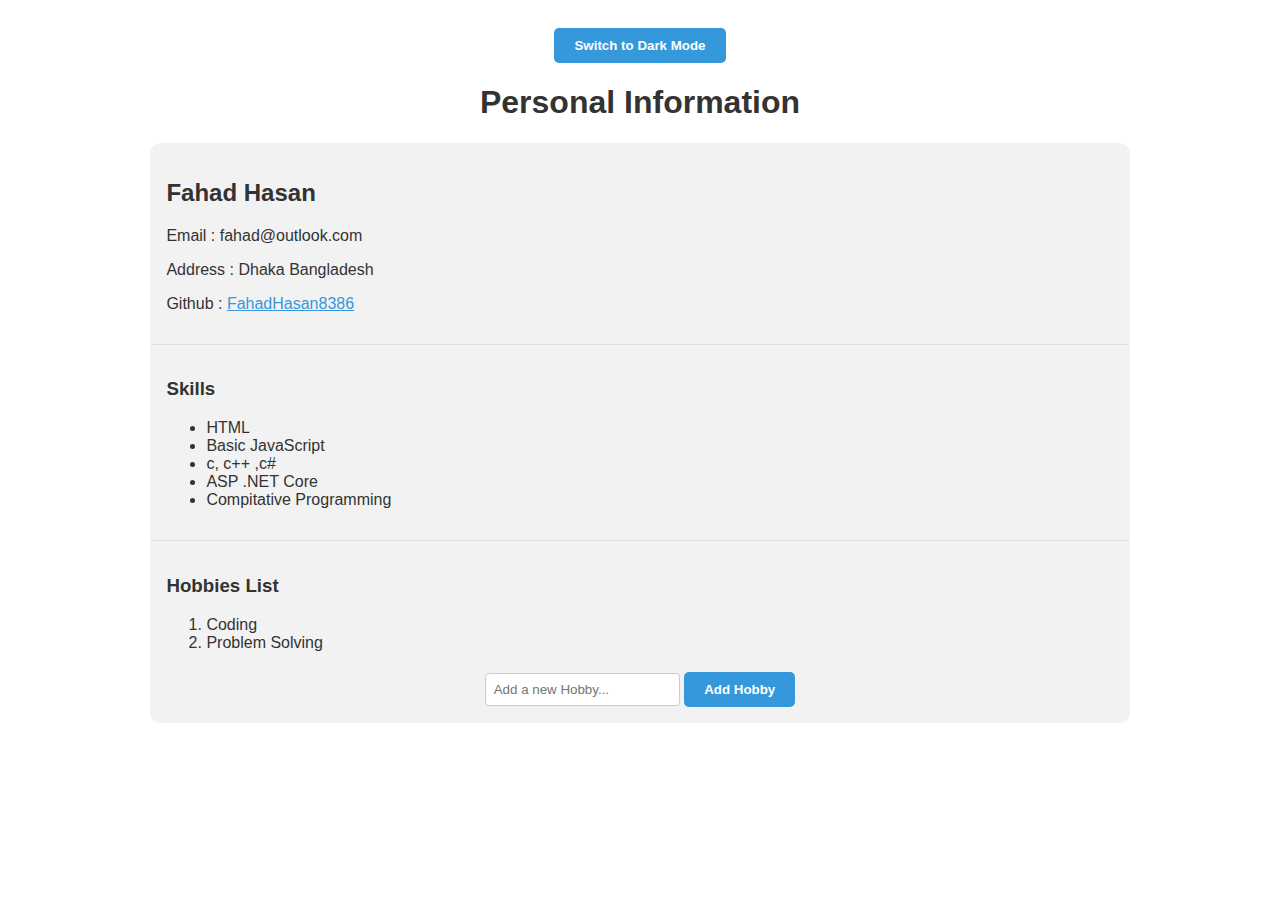
<file: Dom Event Practice/index.html>
<!DOCTYPE html>
<html>
    <head>
        <title>Interactive Portfolio</title>  
        <link rel="stylesheet" href="style.css">     
    </head>

    <body>
        <div class="controls">
            <button id="themeBtn">Switch to Dark Mode</button>
        </div>

    <h1 align="center">Personal Information</h1>

    <table border="1" width="80%" align="center">
            <tr>
                <td>
                    <h2>Fahad Hasan</h2>
                    <p>Email : <span id="emailText">fahad@outlook.com</span></p>
                    <p>Address : Dhaka Bangladesh</p>
                    <p>Github : <a href="https://github.com/FahadHasan8386" target="_blank" style="color: var(--primary-color);">FahadHasan8386</a></p>
                </td>
            </tr>

            <tr>
                <td>
                    <h3>Skills</h3>
                    <ul id="skillList">
                        <li>HTML</li>
                        <li>Basic JavaScript</li>
                        <li>c, c++ ,c#</li>
                        <li>ASP .NET Core</li>
                        <li>Compitative Programming</li>
                    </ul>
                </td>
            </tr>
                <td  colspan="2">
                    <h3>Hobbies List</h3>
                    <ol id="hobbyList">
                        <li>Coding</li>
                        <li>Problem Solving</li>
                    </ol>

                    <div class="input-group">
                        <input type="text" id="hobbyInput" placeholder="Add a new Hobby...">
                        <button id="addHobbyBtn">Add Hobby</button>
                    </div>

                </td>
            <tr>

            </tr>

        </table>
        <script src="script.js"></script>
    </body>
</html>
</file>
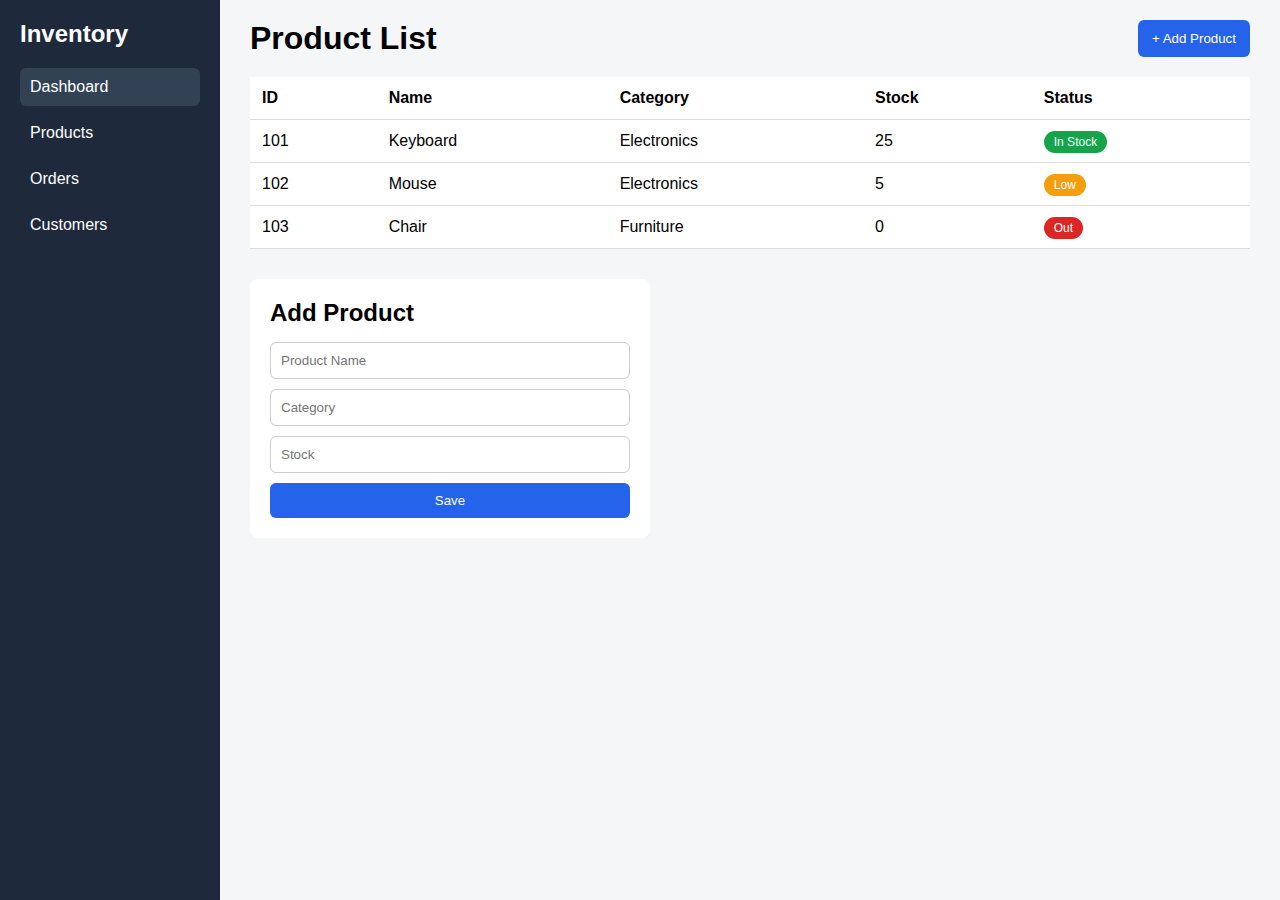
<file: Inventory_Ui/index.html>
<!DOCTYPE html>
<html>
    <head>
        <title>
            Inventory Management System
        </title>
        <link rel="stylesheet" href="style.css">
    </head>
    <body>
        <div class="container">

            <!-- Sidebar -->
            <aside class="sidebar">
                <h2>Inventory</h2>
                <ul>
                    <li class="active">Dashboard</li>
                    <li>Products</li>
                    <li>Orders</li>
                    <li>Customers</li>
                </ul>
            </aside>

            <!-- Main Content -->
             <main class="main">

            <header>
                <h1>Product List</h1>
                <button class="btn">+ Add Product</button>
            </header>

            <!-- Table -->
        <section class="table-section">
            <table>
                <thead>
                    <tr>
                        <th>ID</th>
                        <th>Name</th>
                        <th>Category</th>
                        <th>Stock</th>
                        <th>Status</th>
                    </tr>
                </thead>
                <tbody>
                    <tr>
                        <td>101</td>
                        <td>Keyboard</td>
                        <td>Electronics</td>
                        <td>25</td>
                        <td><span class="status in">In Stock</span></td>
                    </tr>
                    <tr>
                        <td>102</td>
                        <td>Mouse</td>
                        <td>Electronics</td>
                        <td>5</td>
                        <td><span class="status low">Low</span></td>
                    </tr>
                    <tr>
                        <td>103</td>
                        <td>Chair</td>
                        <td>Furniture</td>
                        <td>0</td>
                        <td><span class="status out">Out</span></td>
                    </tr>
                </tbody>
            </table>
        </section>

        <!-- Form -->
        <section class="form-section">
            <h2>Add Product</h2>
            <form>
                <input type="text" placeholder="Product Name">
                <input type="text" placeholder="Category">
                <input type="number" placeholder="Stock">
                <button type="submit">Save</button>
            </form>
        </section>


        </div>

    </body>
</html>
</file>
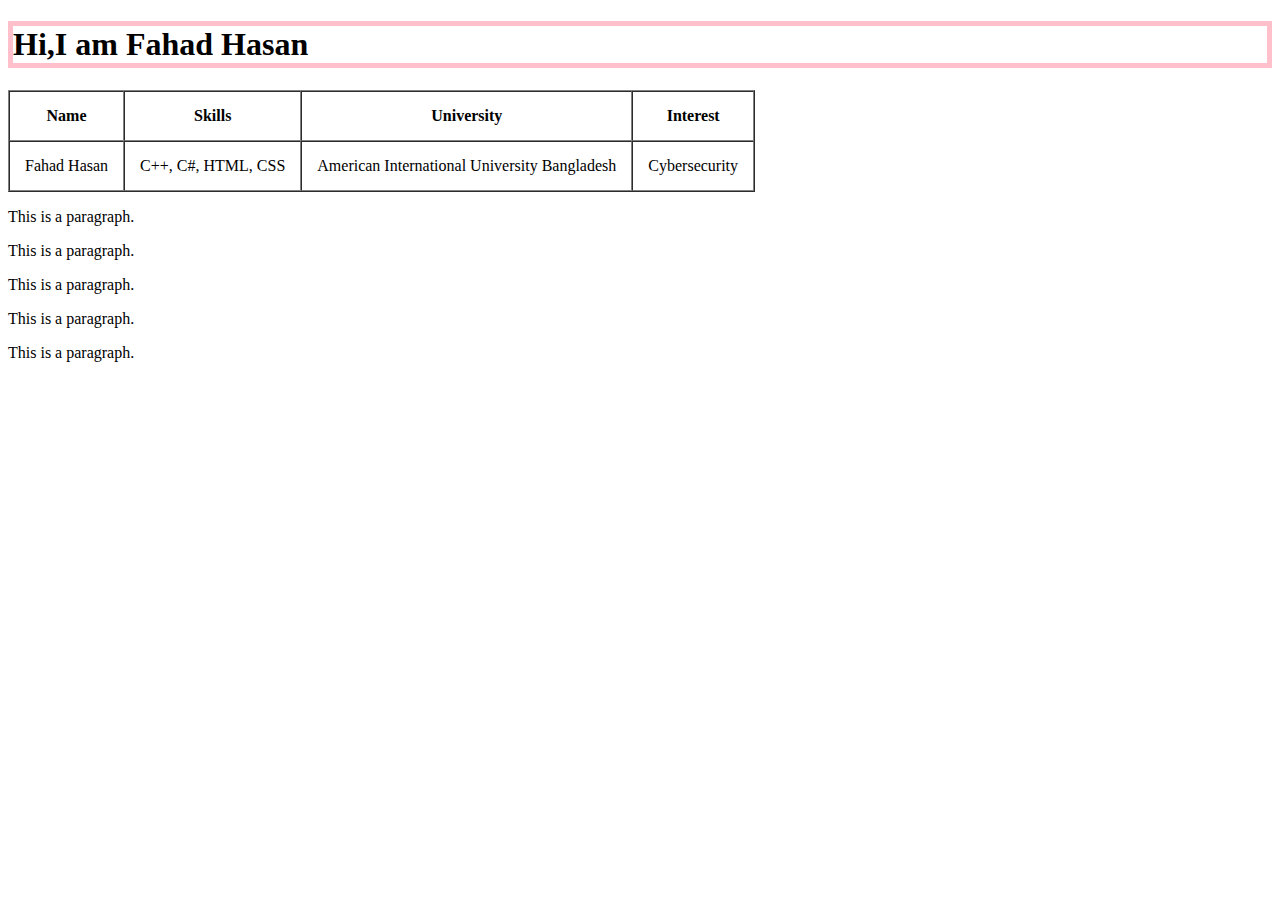
<file: Practice_HTML_CSS/index.html>
<!DOCTYPE html>
<html>
    <head>
        <title>
            Protfolio
        </title>
        <style>
            p{
                
            }
        </style>
    </head>
    <body> 
        <h1 style="border: 5px solid  pink;">Hi,I am <tagname>Fahad Hasan</tagname></h1>
        <div>
            <table border="1" cellpadding="15" cellspacing="0">
                <tr>
                    <th>Name</th>
                    <th>Skills</th>
                    <th>University</th>
                    <th>Interest</th>
                </tr>
                <tr>
                    <td>Fahad Hasan</td>
                    <td>C++, C#, HTML, CSS</td>
                    <td>American International University Bangladesh</td>
                    <td>Cybersecurity</td>
                </tr>
                
                
            </table>
        </div>
        <div>
             <p>This is a paragraph.</p>
             <p>This is a paragraph.</p>
             <p>This is a paragraph.</p>
             <p>This is a paragraph.</p>
             <p>This is a paragraph.</p>
        </div>
    </body>
</html>
</file>
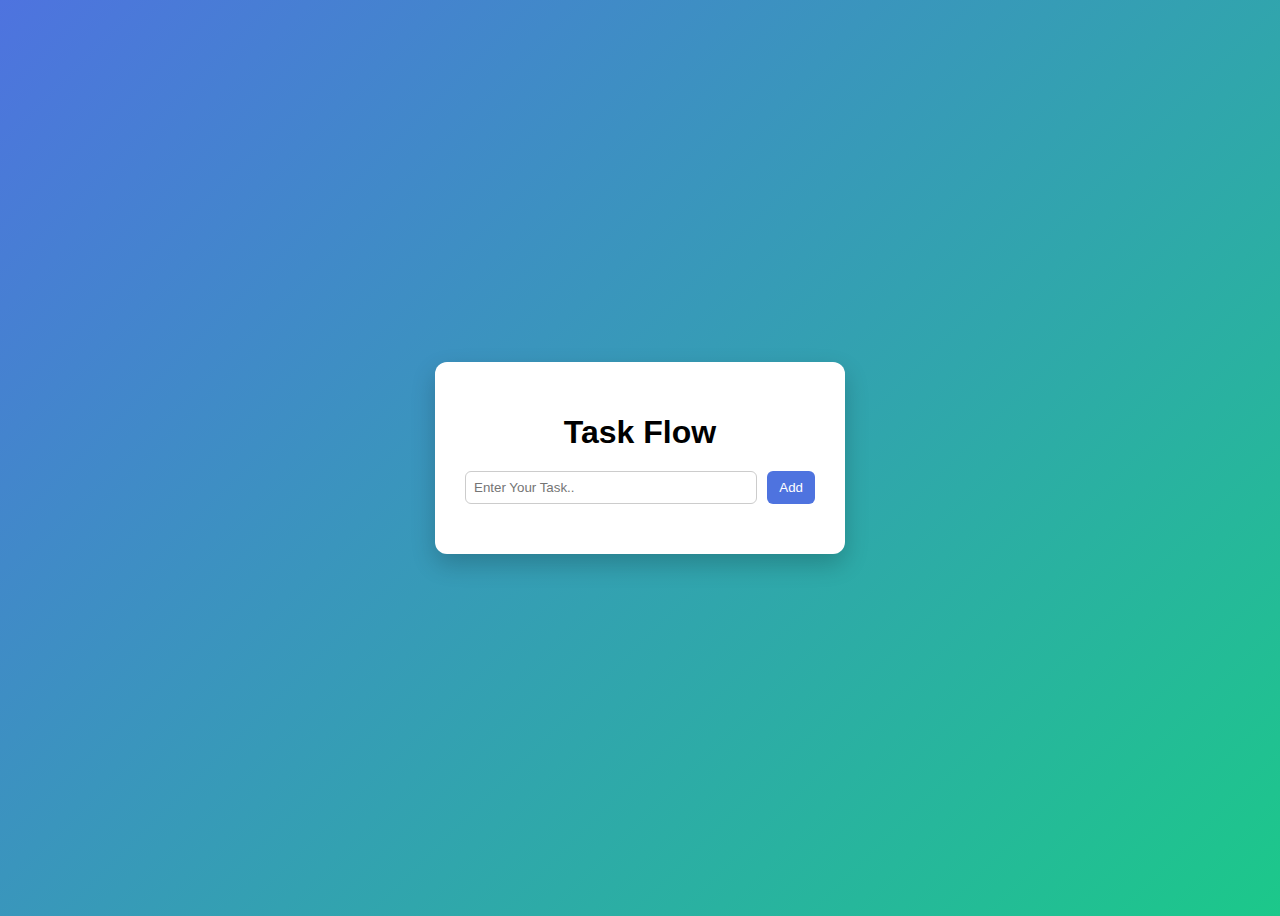
<file: TaskFlow/index.html>
<!DOCTYPE html>
<html>
    <head>
        <title>Taskflow - simple to do app</title>
        <link rel="stylesheet" href="style.css">
    </head>
    <body>
        <div class="container">
            <h1>Task Flow</h1>
            <div class="input-section">
                <input type="text" id="taskInput" placeholder="Enter Your Task..">
                <button onclick="addTask()">Add</button>
            </div>
            <ul id="taskList"></ul>
        </div>

        <script src="script.js"></script>
    </body>
</html>
</file>
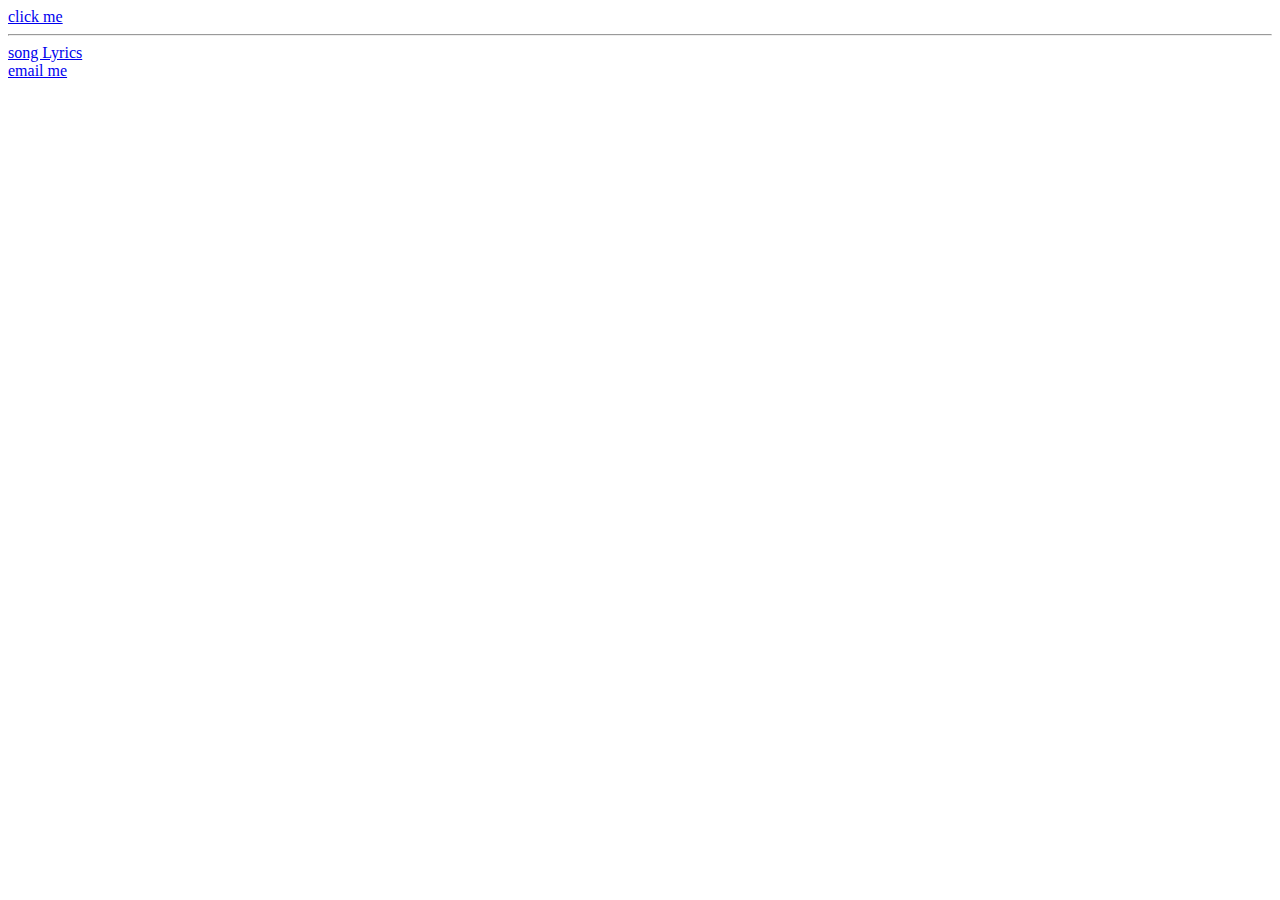
<file: WEBSITE/index.html>
<!DOCTYPE html>

<html>
    <head>
        <title>My first Website</title>
    </head>
    <body>
        <a href="https://www.linkedin.com/in/fahad-hasan-2969a3282/"
            target = "_blank"
            title = "Goes To Fahad Linked in">
            click me 
        </a>
        <br>
        <hr>
        <a href = "lyrics.html">
            song Lyrics
        </a>
        <br>
        <a href = "123@outlook.com">
            email me
        </a>
    </body>
</html>
</file>
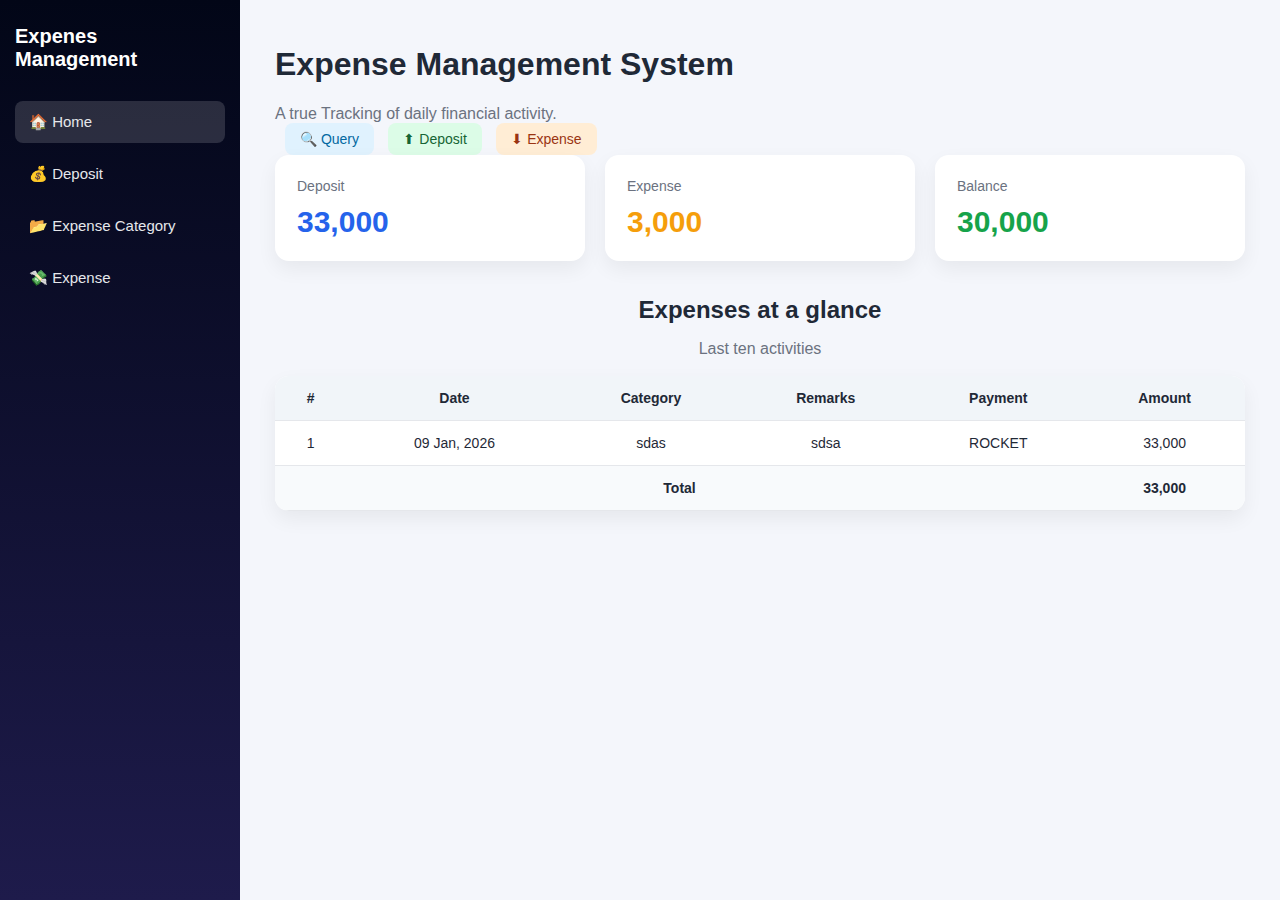
<file: WEBSITE/ExpenseManagement.html>
<!DOCTYPE html>
<html>
    <head>
        <title>Expense Management Application</title>

        <style>
:root {
    --primary: #2563eb;
    --secondary: #0f172a;
    --bg: #f4f6fb;
    --card: #ffffff;
    --text: #1f2937;
    --muted: #6b7280;
    --success: #16a34a;
    --warning: #f59e0b;
}

* {
    box-sizing: border-box;
    font-family: 'Segoe UI', sans-serif;
}

body {
    margin: 0;
    background: var(--bg);
    color: var(--text);
}

/* ===== LAYOUT ===== */
.app {
    display: flex;
    min-height: 100vh;
}

/* ===== SIDEBAR ===== */
.sidebar {
    width: 240px;
    background: linear-gradient(180deg, #020617, #1e1b4b);
    color: #fff;
    padding: 25px 15px;
}

.logo {
    font-size: 20px;
    font-weight: 700;
    margin-bottom: 30px;
}

.menu a {
    display: flex;
    align-items: center;
    padding: 12px 14px;
    margin-bottom: 10px;
    border-radius: 8px;
    text-decoration: none;
    color: #e5e7eb;
    font-size: 15px;
}

.menu a.active,
.menu a:hover {
    background: rgba(255,255,255,0.15);
}

/* ===== MAIN ===== */
.main {
    flex: 1;
    padding: 25px 35px;
}

/* ===== TOPBAR ===== */
.topbar {
    display: flex;
    justify-content: space-between;
    align-items: center;
    margin-bottom: 25px;
}

.topbar h1 {
    margin: 0;
    font-size: 28px;
}

.subtitle {
    color: var(--muted);
    margin-top: 4px;
}

.actions button {
    padding: 8px 15px;
    margin-left: 10px;
    border-radius: 8px;
    border: none;
    cursor: pointer;
    font-size: 14px;
}

.btn-query { background: #e0f2fe; color: #0369a1; }
.btn-deposit { background: #dcfce7; color: #166534; }
.btn-expense { background: #ffedd5; color: #9a3412; }

/* ===== CARDS ===== */
.cards {
    display: grid;
    grid-template-columns: repeat(3, 1fr);
    gap: 20px;
    margin-bottom: 35px;
}

.card {
    background: var(--card);
    padding: 22px;
    border-radius: 14px;
    box-shadow: 0 8px 20px rgba(0,0,0,0.06);
}

.card span {
    color: var(--muted);
    font-size: 14px;
}

.card h2 {
    margin: 10px 0 0;
    font-size: 30px;
}

.deposit { color: var(--primary); }
.expense { color: var(--warning); }
.balance { color: var(--success); }

/* ===== TABLE ===== */
.section-title {
    text-align: center;
    margin-bottom: 8px;
}

.section-sub {
    text-align: center;
    color: var(--muted);
    margin-bottom: 18px;
}

.table-box {
    background: var(--card);
    border-radius: 14px;
    overflow: hidden;
    box-shadow: 0 8px 20px rgba(0,0,0,0.06);
}

table {
    width: 100%;
    border-collapse: collapse;
}

thead {
    background: #f1f5f9;
}

th, td {
    padding: 14px;
    text-align: center;
    font-size: 14px;
    border-bottom: 1px solid #e5e7eb;
}

tbody tr:hover {
    background: #f9fafb;
}

tfoot td {
    font-weight: bold;
    background: #f8fafc;
}
</style>
        
    </head>

    <body>
        <div  class="app">
            <aside class="sidebar">
                <div class="logo">Expenes Management</div>
                <nav class="menu">
                    <a class="active">🏠 Home</a>
                    <a>💰 Deposit</a>
                    <a>📂 Expense Category</a>
                    <a>💸 Expense</a>
                </nav>
            </aside>

            <main class="main">
                <div class="topber">
                    <div>
                        <h1>Expense Management System</h1>
                        <div class="subtitle">A true Tracking of daily financial activity.</div>
                    </div>
                    <div class="actions">
                        <button class="btn-query">🔍 Query</button>
                        <button class="btn-deposit">⬆ Deposit</button>
                        <button class="btn-expense">⬇ Expense</button>
                    </div>
                </div>
                <!--cards-->
                <section class="cards">
                    <div class="card">
                        <span>Deposit</span>
                        <h2 class="deposit">33,000</h2>
                    </div>
                     <div class="card">
                        <span>Expense</span>
                        <h2 class="expense">3,000</h2>
                    </div>
                     <div class="card">
                        <span>Balance</span>
                        <h2 class="balance">30,000</h2>
                    </div>
                </section>

                <section>
                    <h2 class="section-title">Expenses at a glance</h2>
                    <p class="section-sub">Last ten activities</p>

                    <div class="table-box">
                        <table>
                            <thead>
                                <tr>
                                    <th>#</th>
                                    <th>Date</th>
                                    <th>Category</th>
                                    <th>Remarks</th>
                                    <th>Payment</th>
                                    <th>Amount</th>
                                </tr>
                            </thead>
                            <tbody>
                                <tr>
                                    <td>1</td>
                                    <td>09 Jan, 2026</td>
                                    <td>sdas</td>
                                    <td>sdsa</td>
                                    <td>ROCKET</td>
                                    <td>33,000</td>
                                </tr>
                            </tbody>
                            <tfoot>
                                <tr>
                                    <td colspan="5">Total</td>
                                    <td>33,000</td>
                                </tr>
                            </tfoot>
                        </table>
                    </div>
                </section>

            </main>
        </div>
    </body>

</html>
</file>
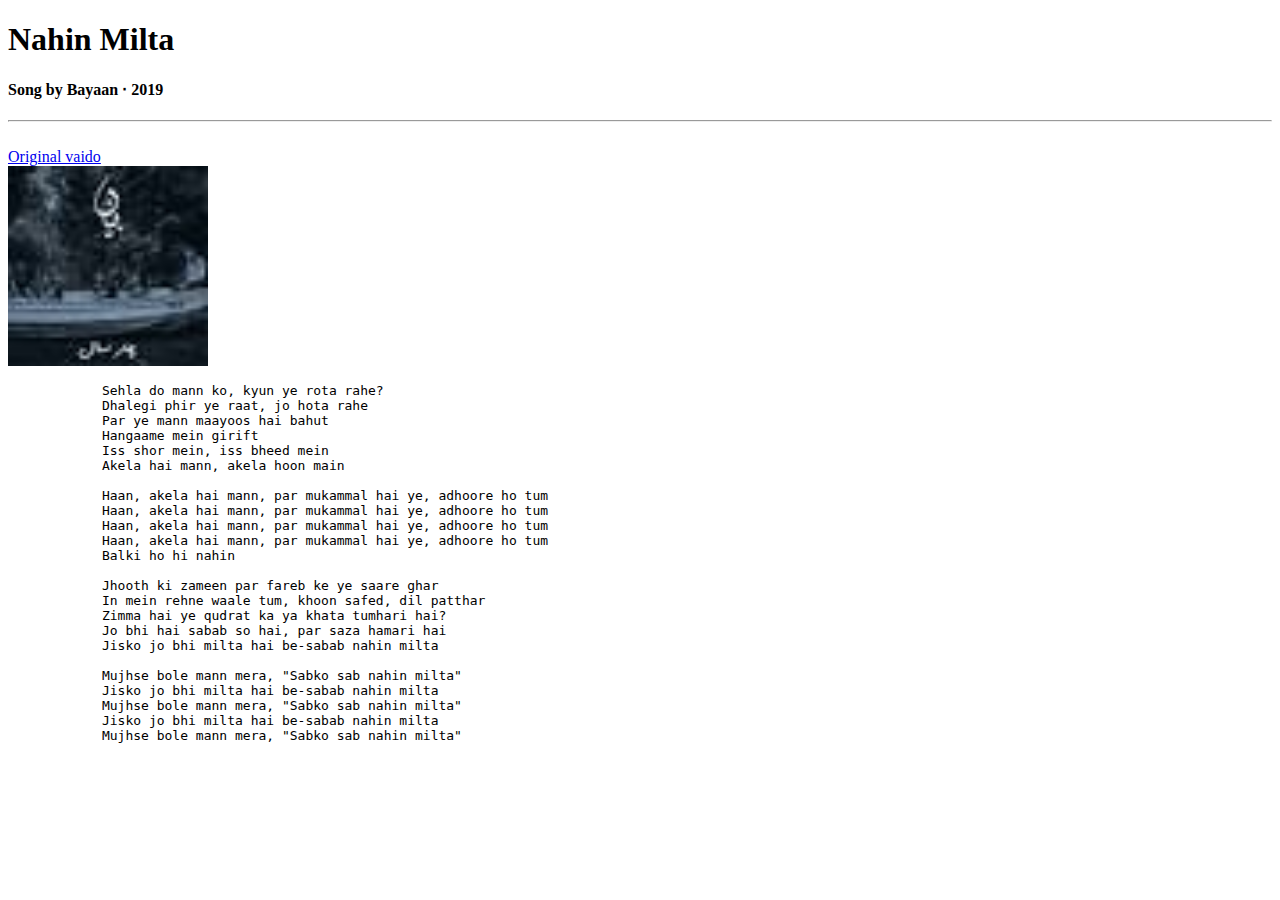
<file: WEBSITE/lyrics.html>
<!DOCTYPE html>
<html>
    <head>
        <title>My song Lyrics</title>
    </head>
    <body>
        <h1>Nahin Milta</h1>
        <h4>Song by Bayaan ‧ 2019</h4>

        <hr>
        <br>
        <a href = "https://www.youtube.com/watch?v=gzO8c_QNawg&list=RDgzO8c_QNawg&start_radio=1"
            target="_blank"
            title="Original video link">
            Original vaido
        </a>
        <br>

        <a href = "https://www.youtube.com/watch?v=gzO8c_QNawg&list=RDgzO8c_QNawg&start_radio=1"
            target="_blank"
            titile="Original Video Link">
            <img src="images/lyrics.jpg"
             height="200"
             alt="this is lyrics png">
        
        <br>
        </a>
        
        <pre>
            Sehla do mann ko, kyun ye rota rahe?
            Dhalegi phir ye raat, jo hota rahe
            Par ye mann maayoos hai bahut
            Hangaame mein girift
            Iss shor mein, iss bheed mein
            Akela hai mann, akela hoon main

            Haan, akela hai mann, par mukammal hai ye, adhoore ho tum
            Haan, akela hai mann, par mukammal hai ye, adhoore ho tum
            Haan, akela hai mann, par mukammal hai ye, adhoore ho tum
            Haan, akela hai mann, par mukammal hai ye, adhoore ho tum
            Balki ho hi nahin

            Jhooth ki zameen par fareb ke ye saare ghar
            In mein rehne waale tum, khoon safed, dil patthar
            Zimma hai ye qudrat ka ya khata tumhari hai?
            Jo bhi hai sabab so hai, par saza hamari hai
            Jisko jo bhi milta hai be-sabab nahin milta

            Mujhse bole mann mera, "Sabko sab nahin milta"
            Jisko jo bhi milta hai be-sabab nahin milta
            Mujhse bole mann mera, "Sabko sab nahin milta"
            Jisko jo bhi milta hai be-sabab nahin milta
            Mujhse bole mann mera, "Sabko sab nahin milta"
        </pre>
    </body>
</html>
</file>
<file: Dom Event Practice/style.css>
:root {
            --bg-color: #ffffff;
            --text-color: #333;
            --primary-color: #3498db;
        }

        .dark-theme {
            background-color: #222;
            color: white;
        }
        .dark-theme table {
            border-color: #555;
        }

        body {
            background-color: var(--bg-color);
            color: var(--text-color);
            font-family: 'Segoe UI', Tahoma, Geneva, Verdana, sans-serif;
            transition: 0.4s;
            padding: 20px;
        }

        table {
            border-collapse: collapse;
            background: rgba(128, 128, 128, 0.1);
            border-radius: 10px;
            overflow: hidden;
        }

        th, td { padding: 15px; border: 1px solid #ddd; }

        .highlight {
            color: var(--primary-color);
            transform: scale(1.05);
            transition: 0.3s;
            cursor: pointer;
        }

        .controls {
            text-align: center;
            margin-bottom: 20px;
        }

        button {
            padding: 10px 20px;
            cursor: pointer;
            background-color: var(--primary-color);
            color: white;
            border: none;
            border-radius: 5px;
            font-weight: bold;
        }

        .input-group {
            margin-top: 20px;
            text-align: center;
        }

        input {
            padding: 8px;
            border-radius: 4px;
            border: 1px solid #ccc;
        }
</file>
<file: Inventory_Ui/style.css>
* {
    margin: 0;
    padding: 0;
    box-sizing: border-box;
    font-family: Arial, sans-serif;
}

body {
    background: #f4f6f8;
}

.container {
    display: flex;
}

/* Sidebar */
.sidebar {
    width: 220px;
    background: #1e293b;
    color: white;
    height: 100vh;
    padding: 20px;
}

.sidebar h2 {
    margin-bottom: 20px;
}

.sidebar ul {
    list-style: none;
}

.sidebar li {
    padding: 10px;
    margin-bottom: 8px;
    cursor: pointer;
    border-radius: 6px;
}

.sidebar li:hover,
.sidebar .active {
    background: #334155;
}

/* Main */
.main {
    flex: 1;
    padding: 20px 30px;
}

header {
    display: flex;
    justify-content: space-between;
    margin-bottom: 20px;
}

.btn {
    background: #2563eb;
    color: white;
    border: none;
    padding: 8px 14px;
    border-radius: 6px;
    cursor: pointer;
}

.btn:hover {
    background: #1d4ed8;
}

/* Table */
table {
    width: 100%;
    border-collapse: collapse;
    background: white;
}

th, td {
    padding: 12px;
    border-bottom: 1px solid #ddd;
    text-align: left;
}

.status {
    padding: 4px 10px;
    border-radius: 20px;
    color: white;
    font-size: 12px;
}

.status.in {
    background: #16a34a;
}

.status.low {
    background: #f59e0b;
}

.status.out {
    background: #dc2626;
}

/* Form */
.form-section {
    margin-top: 30px;
    background: white;
    padding: 20px;
    border-radius: 8px;
    width: 400px;
}

.form-section h2 {
    margin-bottom: 15px;
}

form input {
    width: 100%;
    padding: 10px;
    margin-bottom: 10px;
    border: 1px solid #ccc;
    border-radius: 6px;
}

form button {
    width: 100%;
    padding: 10px;
    background: #2563eb;
    color: white;
    border: none;
    border-radius: 6px;
    cursor: pointer;
}
</file>
<file: TaskFlow/style.css>
body {
    font-family: Arial, sans-serif;
    background: linear-gradient(135deg, #4e73df, #1cc88a);
    display: flex;
    justify-content: center;
    align-items: center;
    height: 100vh;
}

.container {
    background: white;
    padding: 30px;
    width: 350px;
    border-radius: 12px;
    box-shadow: 0 10px 25px rgba(0,0,0,0.2);
}

h1 {
    text-align: center;
    margin-bottom: 20px;
}

.input-section {
    display: flex;
    gap: 10px;
}

input {
    flex: 1;
    padding: 8px;
    border-radius: 6px;
    border: 1px solid #ccc;
}

button {
    padding: 8px 12px;
    border: none;
    background-color: #4e73df;
    color: white;
    border-radius: 6px;
    cursor: pointer;
}

button:hover {
    background-color: #2e59d9;
}

ul {
    list-style: none;
    padding: 0;
    margin-top: 20px;
}

li {
    background: #f8f9fc;
    padding: 10px;
    margin-bottom: 8px;
    border-radius: 6px;
    display: flex;
    justify-content: space-between;
    align-items: center;
}

li.completed {
    text-decoration: line-through;
    opacity: 0.6;
}

.delete-btn {
    background: crimson;
    padding: 4px 8px;
    border-radius: 4px;
}
</file>
